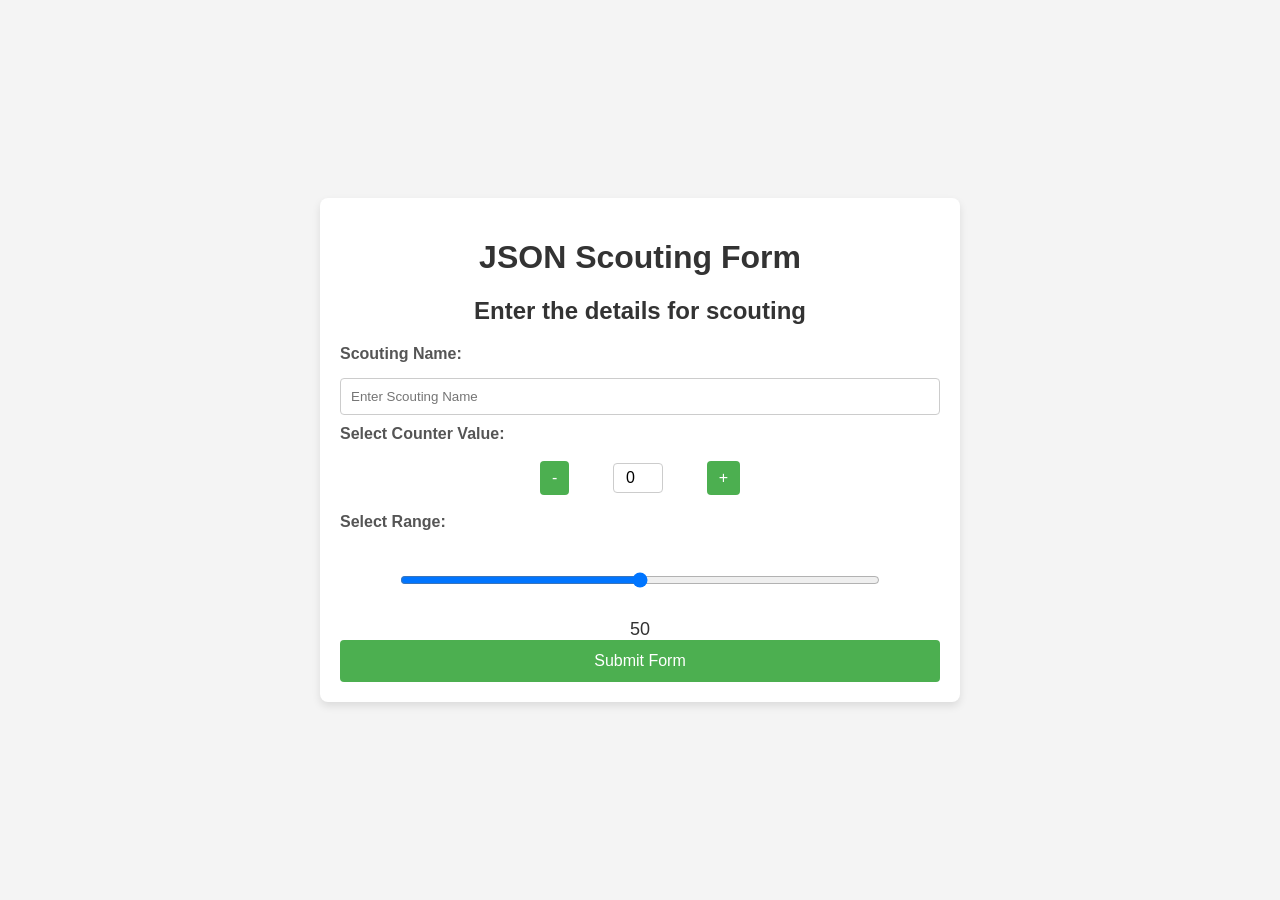
<file: ExampleForm.html>
<head>
    <meta charset="UTF-8">
    <meta name="viewport" content="width=device-width, initial-scale=1.0">
    <title>Neo-Scouting</title>
    <script src="script.js" defer></script>
    <style>
        body {
            font-family: Arial, sans-serif;
            background-color: #f4f4f4;
            margin: 0;
            padding: 0;
            display: flex;
            justify-content: center;
            align-items: center;
            height: 100vh;
            flex-direction: column;
        }

        #ScoutingForm {
            width: 80%;
            max-width: 600px;
            background-color: white;
            padding: 20px;
            border-radius: 8px;
            box-shadow: 0 4px 8px rgba(0, 0, 0, 0.1);
        }

        h1, h2 {
            text-align: center;
            color: #333;
        }

        label {
            font-size: 16px;
            font-weight: bold;
            margin-bottom: 5px;
            display: block;
            color: #555;
        }

        input[type="text"], input[type="number"], input[type="range"] {
            width: 100%;
            padding: 10px;
            margin: 10px 0;
            border: 1px solid #ccc;
            border-radius: 4px;
            box-sizing: border-box;
        }

        .counter {
            display: flex;
            align-items: center;
            justify-content: space-between;
            max-width: 200px;
            margin: 10px auto;
        }

        .counter button {
            padding: 8px 12px;
            font-size: 16px;
            background-color: #4CAF50;
            color: white;
            border: none;
            border-radius: 4px;
            cursor: pointer;
            transition: background-color 0.3s ease;
        }

        .counter button:hover {
            background-color: #45a049;
        }

        .counter input {
            width: 50px;
            text-align: center;
            padding: 5px;
            font-size: 16px;
            border: 1px solid #ccc;
            border-radius: 4px;
        }

        .range-container {
            display: flex;
            flex-direction: column;
            align-items: center;
            margin-top: 20px;
        }

        .range-container input[type="range"] {
            width: 80%;
        }

        .range-container output {
            margin-top: 10px;
            font-size: 18px;
            color: #333;
        }

        button.submit {
            width: 100%;
            padding: 12px;
            background-color: #4CAF50;
            color: white;
            border: none;
            border-radius: 4px;
            cursor: pointer;
            font-size: 16px;
            transition: background-color 0.3s ease;
        }

        button.submit:hover {
            background-color: #45a049;
        }

    </style>
</head>

<body>
    <div id="ScoutingForm">
        <h1>JSON Scouting Form</h1>
        <h2>Enter the details for scouting</h2>

        <label for="scoutingName">Scouting Name:</label>
        <input type="text" id="scoutingName" name="scoutingName" placeholder="Enter Scouting Name" required>

        <label for="counter">Select Counter Value:</label>
        <div class="counter">
            <button type="button" onclick="decreaseCounter()">-</button>
            <input type="number" id="counter" value="0" readonly>
            <button type="button" onclick="increaseCounter()">+</button>
        </div>

        <label for="scoutingRange">Select Range:</label>
        <div class="range-container">
            <input type="range" id="scoutingRange" min="0" max="100" value="50">
            <output for="scoutingRange" id="rangeValue">50</output>
        </div>

        <button class="submit" type="submit">Submit Form</button>
    </div>

    <script>
        function decreaseCounter() {
            var counter = document.getElementById('counter');
            if (counter.value > 0) {
                counter.value = parseInt(counter.value) - 1;
            }
        }

        function increaseCounter() {
            var counter = document.getElementById('counter');
            counter.value = parseInt(counter.value) + 1;
        }

        const rangeInput = document.getElementById('scoutingRange');
        const rangeOutput = document.getElementById('rangeValue');
        rangeInput.addEventListener('input', function() {
            rangeOutput.textContent = rangeInput.value;
        });
    </script>
</body>
</file>
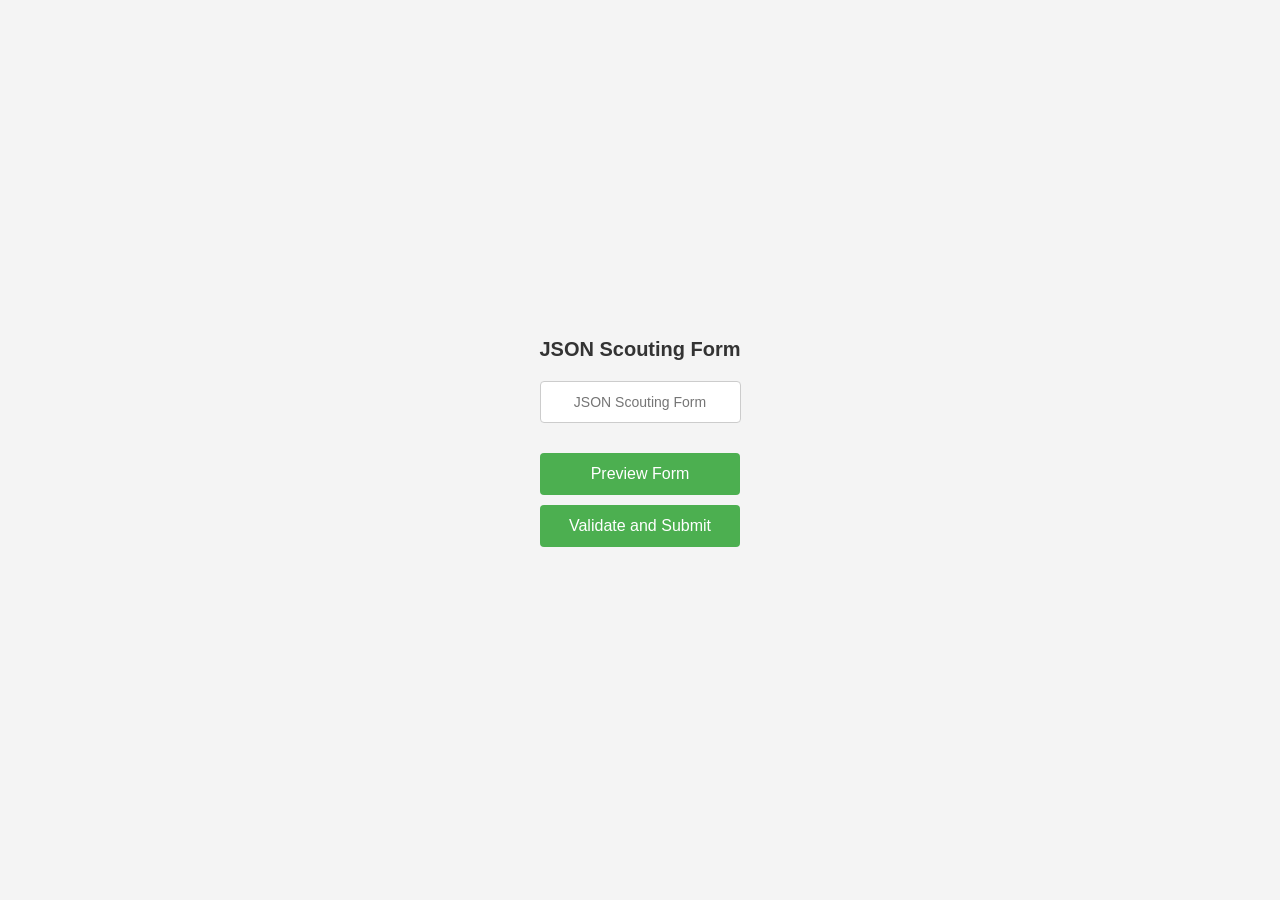
<file: FormUploadScreen.html>
<head>
    <meta charset="UTF-8">
    <meta name="viewport" content="width=device-width, initial-scale=1.0">
    <title>Neo-Scouting</title>
    <script src="script.js" defer></script>
  </head>

  <body style="
            font-family: Arial, sans-serif;
            background-color: #f4f4f4;
            margin: 0;
            padding: 0;
            display: flex;
            flex-direction: column;
            justify-content: center;
            align-items: center;
            height: 100vh;">
        <div>
            <label for="psw" style="
                font-size: 20px;
                font-weight: bold;
                color: #333;
                margin-bottom: 10px;
                display: block;
                text-align: center;"><b>JSON Scouting Form</b></label>
        </div>
        <div>
            <input type="form" placeholder="JSON Scouting Form" name="form" required style="
                width: 100%;
                padding: 12px;
                margin: 10px 0;
                border: 1px solid #ccc;
                border-radius: 4px;
                box-sizing: border-box;
                font-size: 14px;
                text-align: center;">
        </div>
        <div>
            <ul class = "Forms" style="
                list-style-type: none;
                padding: 0;
                text-align: center;
                margin-top: 20px;">
                <li class = "Forms" style="margin: 10px 0;">
                    <button  class = "Forms" onclick="showForm()" style="
                    padding: 12px 20px;
                    background-color: #4CAF50;
                    color: white;
                    border: none;
                    border-radius: 4px;
                    cursor: pointer;
                    font-size: 16px;
                    transition: background-color 0.3s ease;
                    width: 200px;">
                    Preview Form
                    </button>
                </li>

                <li class = "Forms" style="margin: 10px 0;">
                    <button  class = "Forms" onclick="submitForm()" style="
                    padding: 12px 20px;
                    background-color: #4CAF50;
                    color: white;
                    border: none;
                    border-radius: 4px;
                    cursor: pointer;
                    font-size: 16px;
                    transition: background-color 0.3s ease;
                    width: 200px;">
                        Validate and Submit
                    </button>
                </li>
            </ul>
        </div>
  </body>
</file>
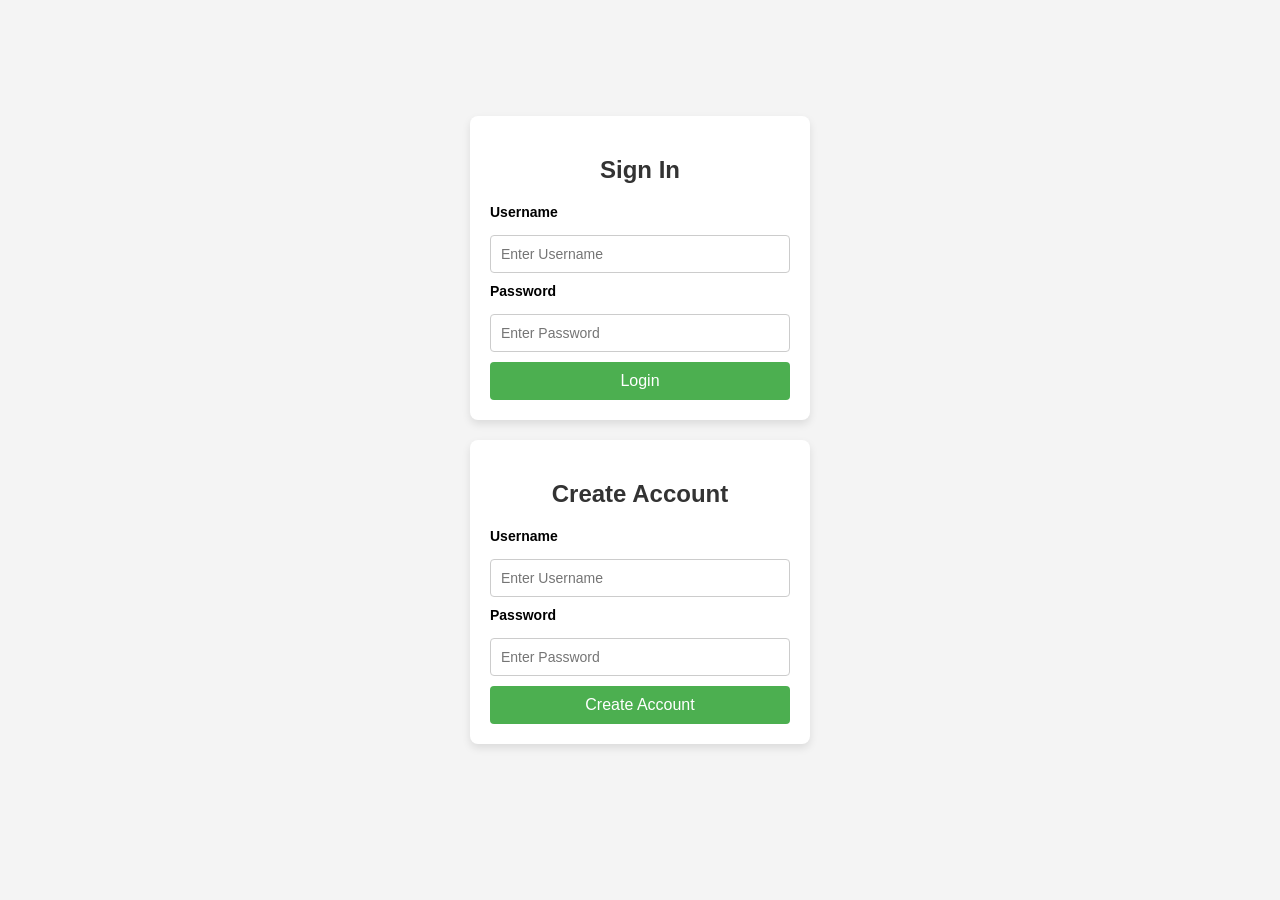
<file: ValidationScreen.html>
<head>
    <meta charset="UTF-8">
    <meta name="viewport" content="width=device-width, initial-scale=1.0">
    <title>Neo-Scouting</title>
    <script src="script.js" defer></script>
  </head>

  <body style="
    font-family: Arial, sans-serif;
    background-color: #f4f4f4;
    margin: 0;
    padding: 0;
    display: flex;
    justify-content: center;
    align-items: center;
    height: 100vh;">
    <div class = "Sign In" style="margin-bottom: 20px;">
        <div class="container" style="
          background-color: white;
          padding: 20px;
          border-radius: 8px;
          box-shadow: 0 4px 8px rgba(0, 0, 0, 0.1);
          width: 300px;">
          <h2 style="text-align: center;
            font-size: 24px;
            color: #333;
            margin-bottom: 20px;">Sign In</h2>
            <label for="uname" style="
              font-size: 14px;
              font-weight: bold;
              margin-bottom: 5px;
              display: block;"><b>Username</b></label>
            <input type="text" placeholder="Enter Username" name="uname" required style="
            width: 100%;
            padding: 10px;
            margin: 10px 0;
            border: 1px solid #ccc;
            border-radius: 4px;
            box-sizing: border-box;
            font-size: 14px;">
        
            <label for="psw" style="
            font-size: 14px;
            font-weight: bold;
            margin-bottom: 5px;
            display: block;"><b>Password</b></label>
            <input type="password" placeholder="Enter Password" name="psw" required style="
              width: 100%;
              padding: 10px;
              margin: 10px 0;
              border: 1px solid #ccc;
              border-radius: 4px;
              box-sizing: border-box;
              font-size: 14px;">
        
            <button type="submit" style="
            width: 100%;
            padding: 10px;
            background-color: #4CAF50;
            color: white;
            border: none;
            border-radius: 4px;
            cursor: pointer;
            font-size: 16px;
            transition: background-color 0.3s ease;">Login</button>
    </div>
    <div style="margin-bottom: 20px;"></div>
    <div class = "Create Account" style="margin-bottom: 20px;">
      <div class="container" style="
        background-color: white;
        padding: 20px;
        border-radius: 8px;
        box-shadow: 0 4px 8px rgba(0, 0, 0, 0.1);
        width: 300px;">
        <h2 style="text-align: center;
        font-size: 24px;
        color: #333;
        margin-bottom: 20px;">Create Account</h2>
            <label for="uname" style="
            font-size: 14px;
            font-weight: bold;
            margin-bottom: 5px;
            display: block;"><b>Username</b></label>
            <input type="text" placeholder="Enter Username" name="uname" required style="
            width: 100%;
            padding: 10px;
            margin: 10px 0;
            border: 1px solid #ccc;
            border-radius: 4px;
            box-sizing: border-box;
            font-size: 14px;">
        
            <label for="psw" style="
            font-size: 14px;
            font-weight: bold;
            margin-bottom: 5px;
            display: block;"><b>Password</b></label>
            <input type="password" placeholder="Enter Password" name="psw" required style="
            width: 100%;
            padding: 10px;
            margin: 10px 0;
            border: 1px solid #ccc;
            border-radius: 4px;
            box-sizing: border-box;
            font-size: 14px;">
        
            <button type="submit" style="
            width: 100%;
            padding: 10px;
            background-color: #4CAF50;
            color: white;
            border: none;
            border-radius: 4px;
            cursor: pointer;
            font-size: 16px;
            transition: background-color 0.3s ease;">Create Account</button>
    </div>
  </body>
</file>
